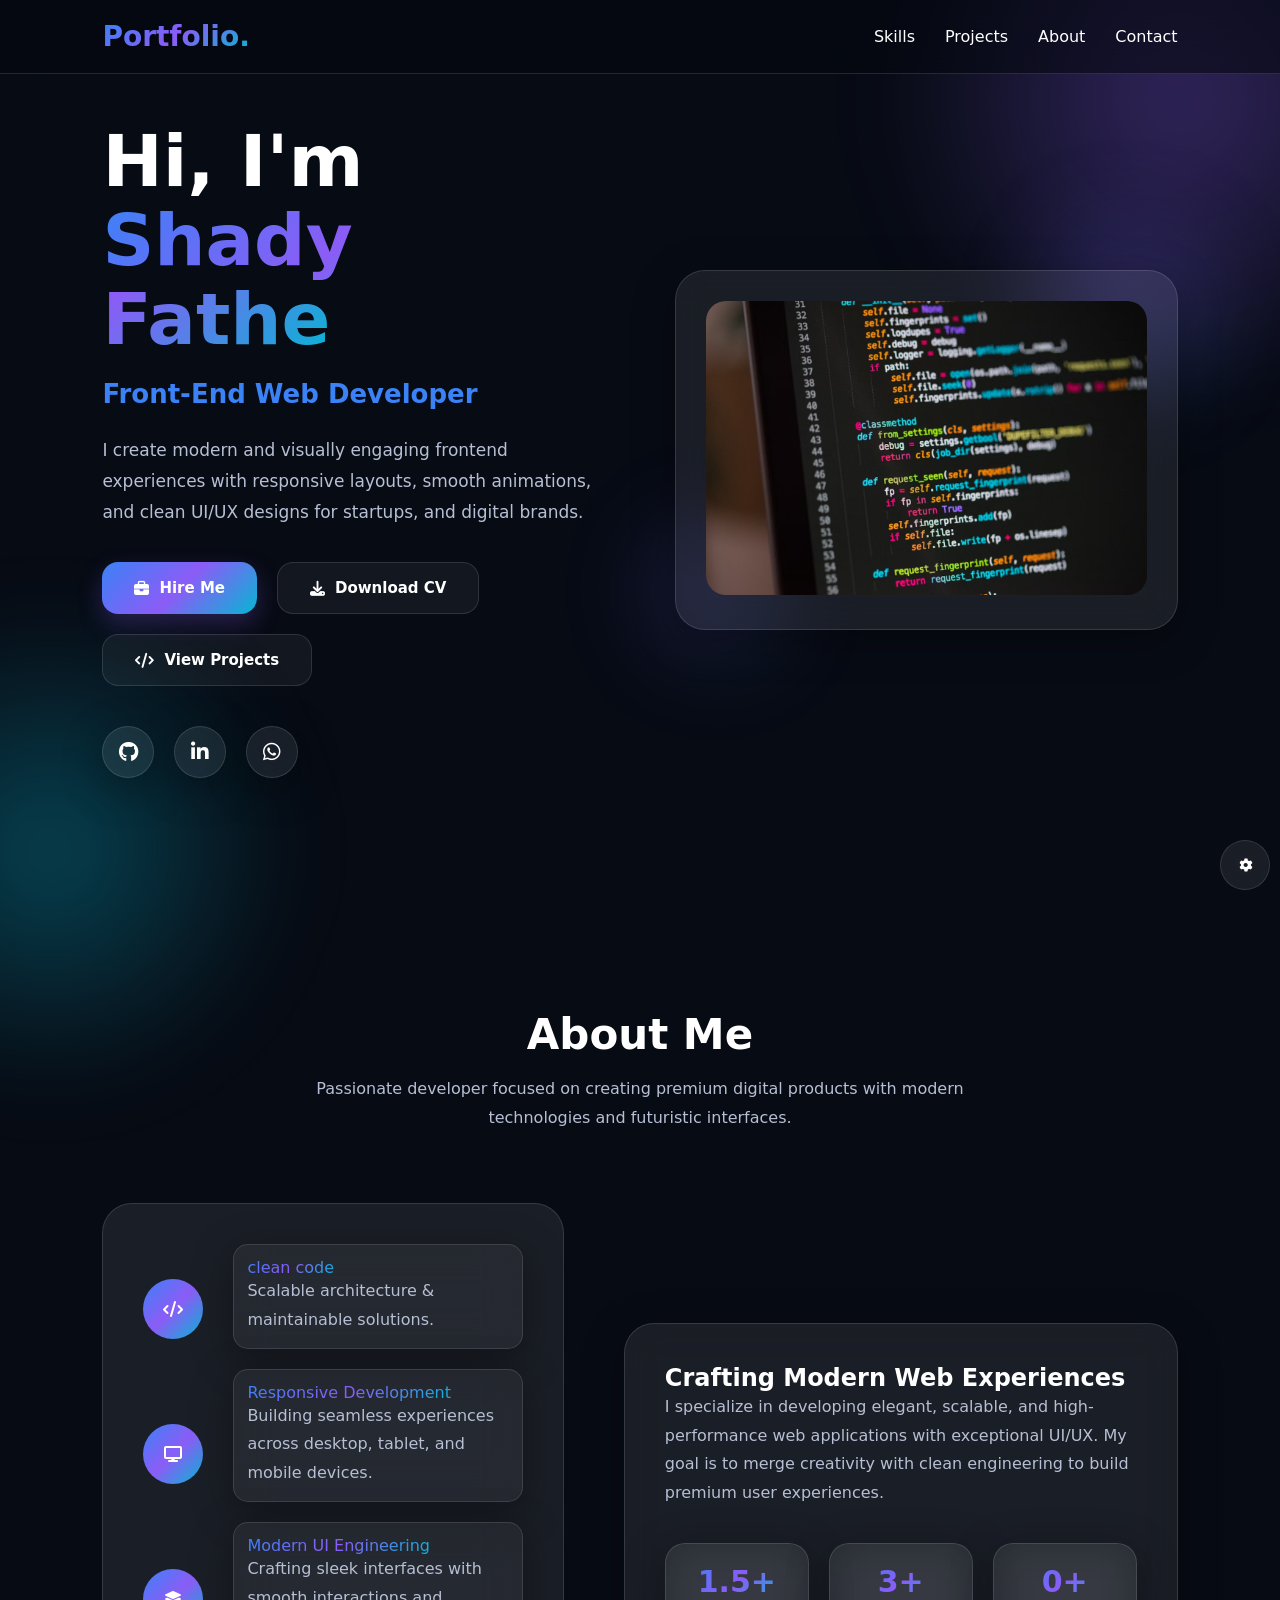
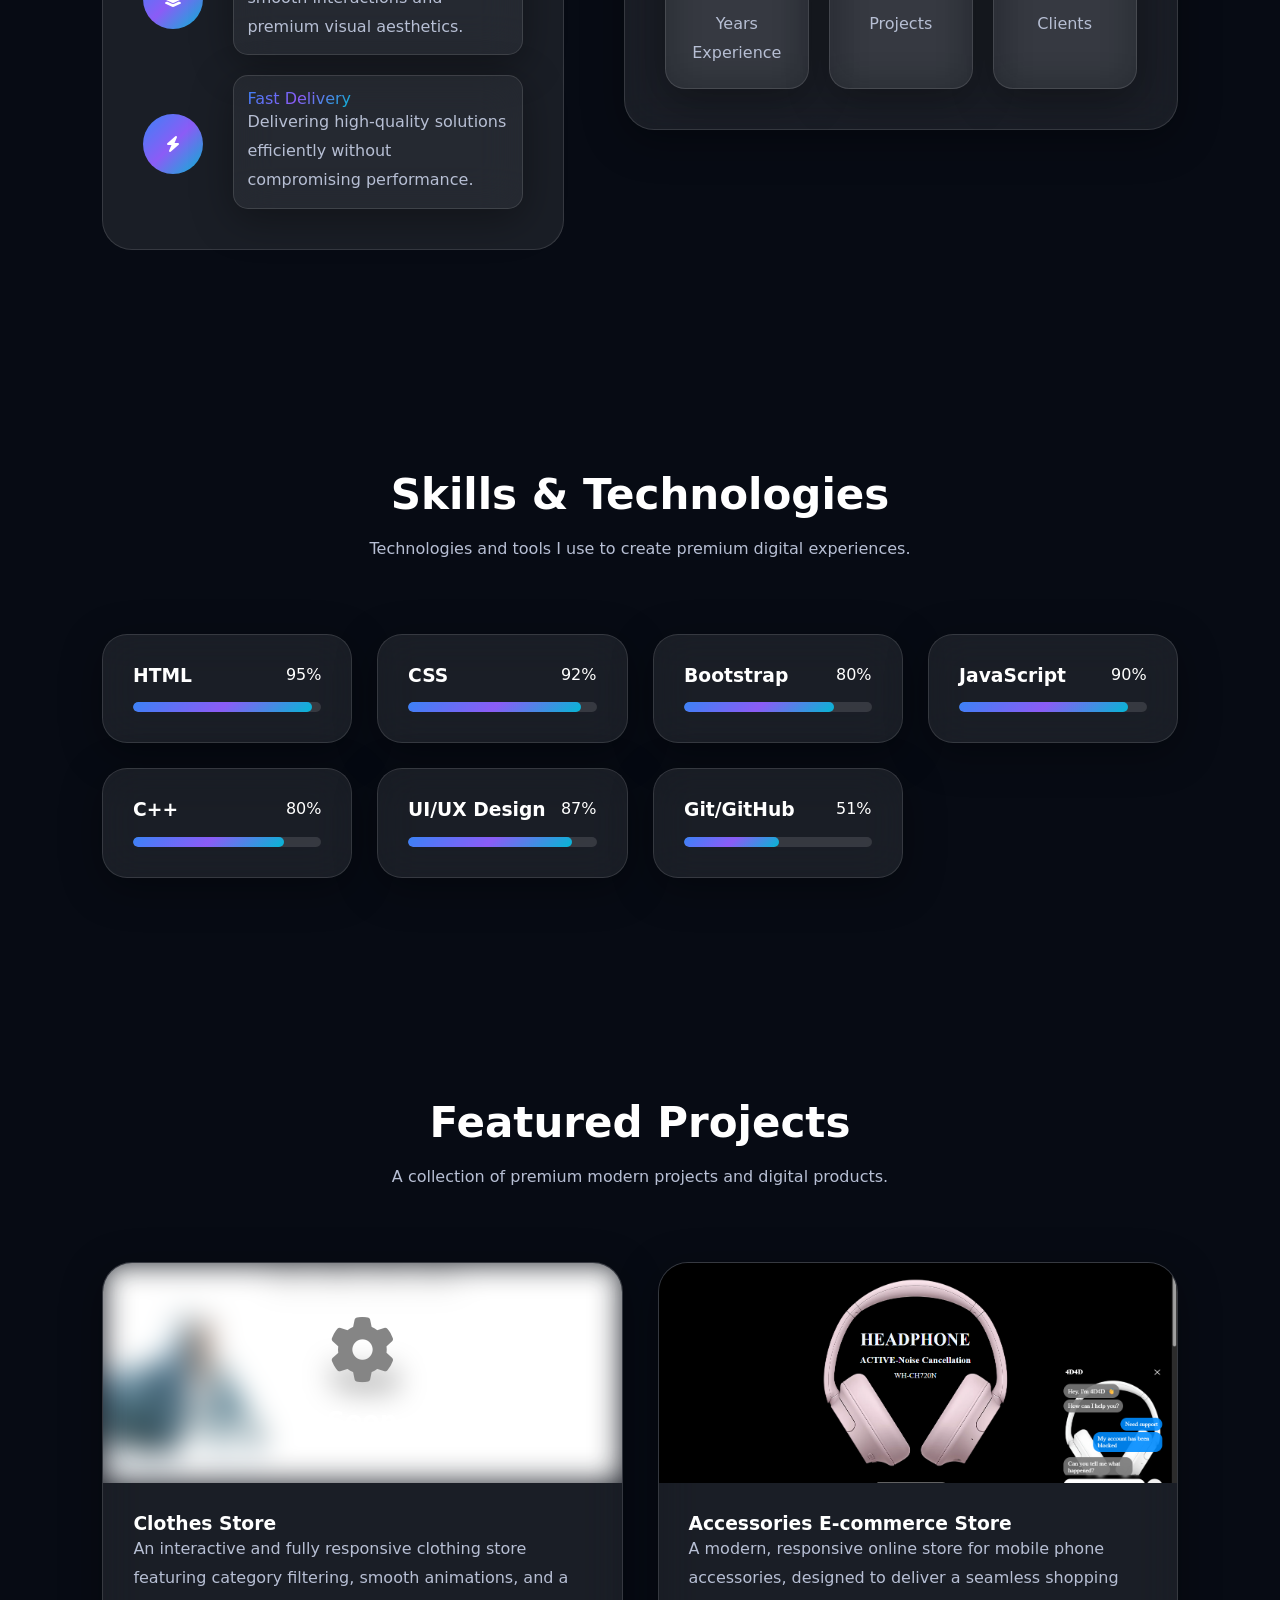
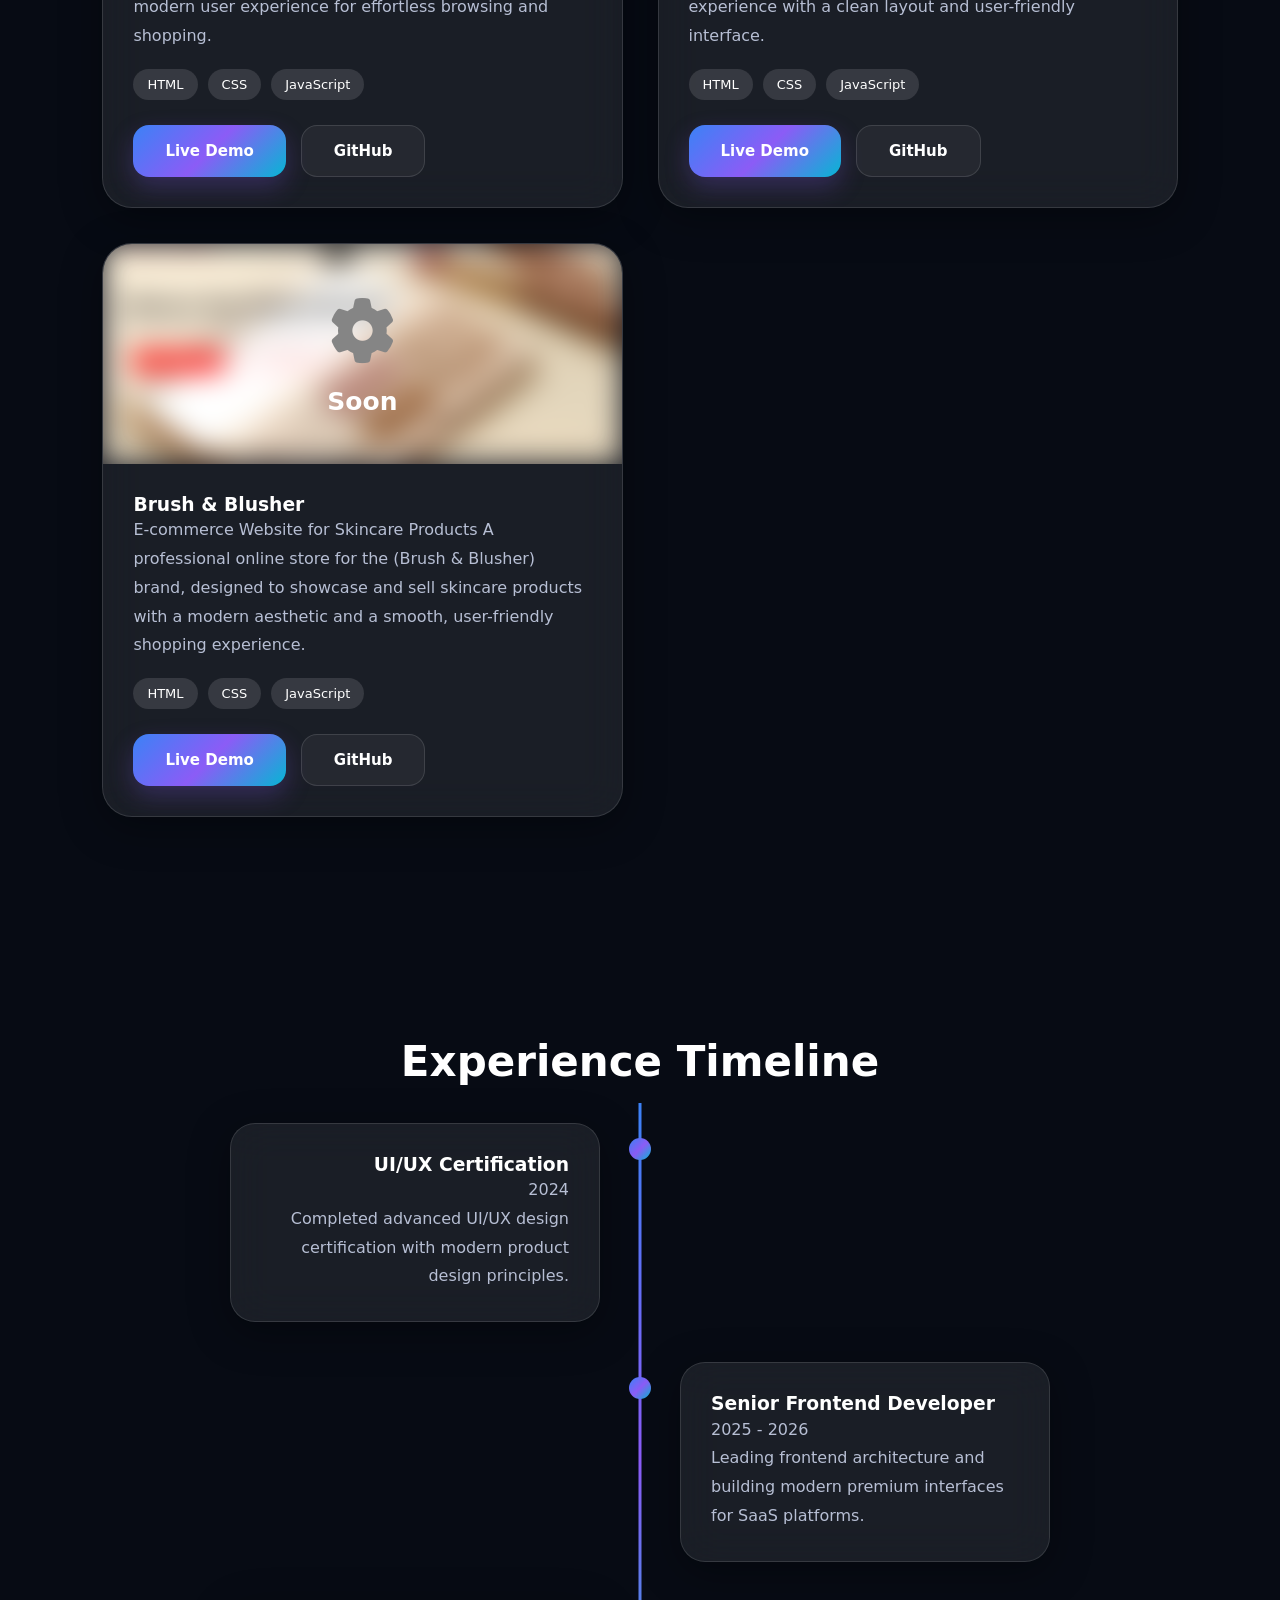
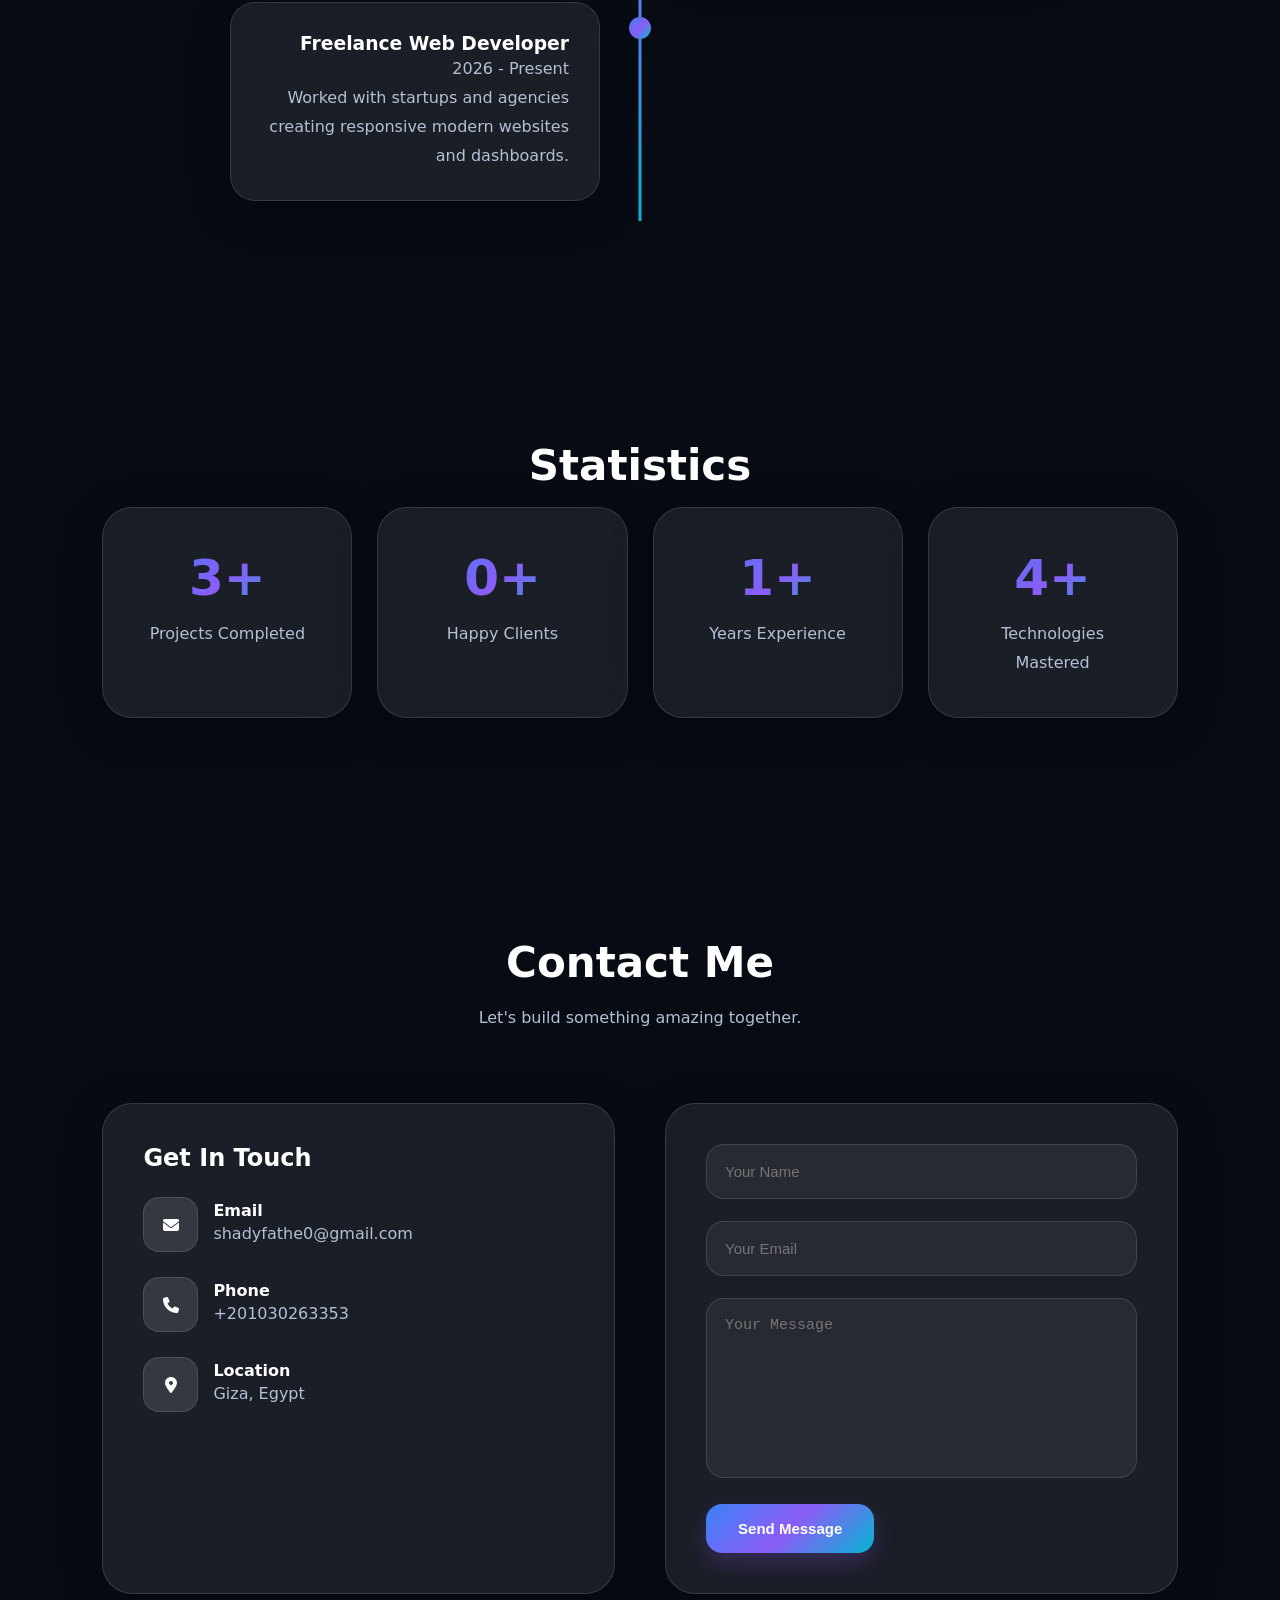
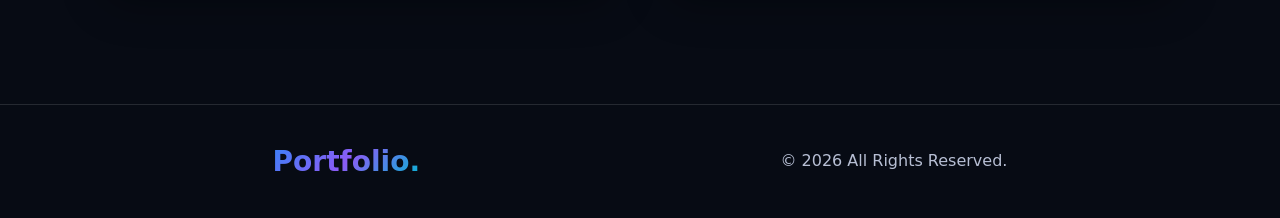
<file: index.html>
<!DOCTYPE html>
<html lang="en">
  <head>
    <meta charset="UTF-8" />
    <meta name="viewport" content="width=device-width, initial-scale=1.0"/>
    <title>shady Portfolio</title>
    
    <!-- Google Fonts -->
    <link rel="preconnect" href="https://fonts.googleapis.com">
    <link href="https://fonts.googleapis.com/css2?family=Inter:wght@300;400;500;600;700;800;900&display=swap" rel="stylesheet">

    <!-- Icons -->
    <link rel="stylesheet"
    href="https://cdnjs.cloudflare.com/ajax/libs/font-awesome/6.5.1/css/all.min.css"/>
    <link rel="stylesheet" href="style.css">
    <!-- DevFolio -->
  </head>

<body>
<!-- floot buttons -->
<button class="btn-up btn-floot">
  <i class="fa-solid fa-arrow-up"></i>
</button>
<button class="btn-setting btn-floot">
  <i class="fa-solid fa-gear"></i>
</button>
<button class="btn-language btn-floot">AR</button>
  <!-- NAVBAR -->
  <nav>
    <div class="logo">Portfolio.</div>
    <ul>
      <li><a href="#Skills" class="header-a">Skills</a></li>
      <li><a href="#projects" class="header-a">Projects</a></li>
      <li><a href="#Timeline" class="header-a">About</a></li>
      <li><a href="#contact" class="header-a">Contact</a></li>
    </ul>
    <div class="menu-btn" onclick="Fbtnheader()">☰</div>
  </nav>

  <!-- section 1 -->

  <section class="se-1">

    <div class="se-1-content">

      <h1>
        Hi, I'm
        <span class="gradient-text">Shady Fathe</span>
      </h1>

      <h3>Front-End Web Developer</h3>

<p>
  I create modern and visually engaging frontend experiences
  with responsive layouts, smooth animations, and clean UI/UX
  designs for startups, and digital brands.
</p>
      <div class="se-1-buttons">
        <a href="#" class="btn btn-primary">
          <i class="fa-solid fa-briefcase"></i>
          Hire Me
        </a>

        <a href="Shady_Fathe_CV.pdf" class="btn btn-outline">
          <i class="fa-solid fa-download"></i>
          Download CV
        </a>

        <a href="#projects" class="btn btn-outline " id="btnprojects">
          <i class="fa-solid fa-code"></i>
          View Projects
        </a>
      </div>
<!-- btns socials -->
      <div class="socials">

        <a href="https://github.com/shady-fathe" target = "_blank" class="glass">
          <i class="fab fa-github"></i>
        </a>

<a href="https://www.linkedin.com/in/shady-fathe-dev" class="glass" target="_blank" rel="noopener noreferrer">
  <i class="fab fa-linkedin-in"></i>
</a>
        <a href="https://wa.me/+201030263353" class="glass">
          <i class="fab fa-whatsapp"></i>
        </a>

      </div>

    </div>

    <div class="se-1-image">

      <div class="floating one"></div>
      <div class="floating two"></div>

      <div class="se-1-card glass">
        <img src="photos/imge1.WebP"loading="lazy" alt="">
      </div>

    </div>

  </section>

  <!-- ABOUT -->

  <section class="se-2">

    <h2 class="section-title">About Me</h2>

    <p class="section-subtitle">
      Passionate developer focused on creating premium digital
      products with modern technologies and futuristic interfaces.
    </p>

    <div class="about-container">

    <div class="about-d-2">

<div class="about-d-circles">

            <div class="outcircle">
          <div class="circle"><i class="fa-solid fa-code"></i></div>
        </div>
                    <div class="outcircle">
          <div class="circle"><i class="fa-solid fa-display"></i></div>
        </div>
                    <div class="outcircle">
          <div class="circle"><i class="fa-solid fa-layer-group"></i></div>
        </div>
                    <div class="outcircle">
          <div class="circle"><i class="fa-solid fa-bolt"></i></div>
        </div>

        
</div>



<div class="about-d-2-texts">
    <div class="about-d-2-text glass">
        <span>clean code</span>
        <p>Scalable architecture & maintainable solutions.</p>
        
      
    </div>
    
        <div class="about-d-2-text glass">
                <span>Responsive Development</span>
        <p>Building seamless experiences across desktop, tablet, and mobile devices.</p>

      
    </div>

        <div class="about-d-2-text glass">

                      <span>Modern UI Engineering</span>
        <p>Crafting sleek interfaces with smooth interactions and premium visual aesthetics.</p>


    </div>

        <div class="about-d-2-text glass">
                <span>Fast Delivery</span>
        <p>Delivering high-quality solutions efficiently without compromising performance.</p>

      
    </div>



        
      </div>



</div>


      <div class="about-card glass">

        <h2>Crafting Modern Web Experiences</h2>

        <p>
          I specialize in developing elegant, scalable, and
          high-performance web applications with exceptional UI/UX.
          My goal is to merge creativity with clean engineering to
          build premium user experiences.
        </p>

        <div class="about-info">

          <div class="info-box glass">
            <h3>1.5+</h3>
            <p>Years Experience</p>
          </div>

          <div class="info-box glass">
            <h3>3+</h3>
            <p>Projects</p>
          </div>

          <div class="info-box glass">
            <h3>0+</h3>
            <p>Clients</p>
          </div>

        </div>

      </div>

    </div>

  </section>

  <!-- SKILLS -->

  <section id="Skills">

    <h2 class="section-title">Skills & Technologies</h2>

    <p class="section-subtitle">
      Technologies and tools I use to create premium digital experiences.
    </p>

    <div class="skills-grid">

      <div class="skill-card glass">
        <div class="skill-top">
          <h3>HTML</h3>
          <span>95%</span>
        </div>
        <div class="progress">
          <span style="width:95%"></span>
        </div>
      </div>

      <div class="skill-card glass">
        <div class="skill-top">
          <h3>CSS</h3>
          <span>92%</span>
        </div>
        <div class="progress">
          <span style="width:92%"></span>
        </div>
      </div>
            <div class="skill-card glass">
        <div class="skill-top">
          <h3>Bootstrap</h3>
          <span>80%</span>
        </div>
        <div class="progress">
          <span style="width:80%"></span>
        </div>
      </div>

      <div class="skill-card glass">
        <div class="skill-top">
          <h3>JavaScript</h3>
          <span>90%</span>
        </div>
        <div class="progress">
          <span style="width:90%"></span>
        </div>
      </div>

      <div class="skill-card glass">
        <div class="skill-top">
          <h3>C++</h3>
          <span>80%</span>
        </div>
        <div class="progress">
          <span style="width:80%"></span>
        </div>
      </div>


      <div class="skill-card glass">
        <div class="skill-top">
          <h3>UI/UX Design</h3>
          <span>87%</span>
        </div>
        <div class="progress">
          <span style="width:87%"></span>
        </div>
      </div>

      <div class="skill-card glass">
        <div class="skill-top">
          <h3>Git/GitHub</h3>
          <span>51%</span>
        </div>
        <div class="progress">
          <span style="width:51%"></span>
        </div>
      </div>

    </div>

  </section>

  <!-- PROJECTS -->

  <section id="projects">

    <h2 class="section-title">Featured Projects</h2>

    <p class="section-subtitle">
      A collection of premium modern projects and digital products.
    </p>

    <div class="projects-grid">

      <div class="project-card glass">

        <div class="project-image">
          <img src="photos/prod-1.WebP"class="blur" loading="lazy">
          <div class="working"><i class="fa-solid fa-gear loop"></i>
                 <p>Soon</p>
          </div>
         
        </div>


        <div class="project-content">

          <h3> Clothes Store</h3>

          <p>
An interactive and fully responsive clothing store featuring category filtering, smooth animations, and a modern user experience for effortless browsing and shopping.

          </p>

          <div class="tags">
            <span class="tag">HTML</span>
            <span class="tag">CSS</span>
            <span class="tag">JavaScript</span>
          </div>

          <div class="project-buttons">
            <a href="soon.html" target="_blank" class="btn btn-primary">Live Demo</a>
            <a href="#" target="_blank" class="btn btn-outline">GitHub</a>
          </div>

        </div>

      </div>

      <div class="project-card glass">

        <div class="project-image">
          <img src="photos/prod-2.WebP"  loading="lazy"></div>

        <div class="project-content">

          <h3>Accessories E-commerce Store</h3>

          <p>

A modern, responsive online store for mobile phone accessories, 
designed to deliver a seamless shopping experience with a clean 
layout and user-friendly interface.
          </p>

          <div class="tags">
            <span class="tag">HTML</span>
            <span class="tag">CSS</span>
            <span class="tag">JavaScript</span>
          </div>

          <div class="project-buttons">
            <a href="https://shady-fathe.github.io/Accessories-store/" target="_blank" class="btn btn-primary">Live Demo</a>
            <a href="https://github.com/shady-fathe/Accessories-store" target="_blank" class="btn btn-outline">GitHub</a>
          </div>

        </div>

      </div>

      <div class="project-card glass">

        <div class="project-image">
          <img src="photos/prod-3.WebP" class="blur" loading="lazy">
          <div class="working"><i class="fa-solid fa-gear loop"></i>
                 <p>Soon</p>
          </div>
                </div>

        <div class="project-content">

          <h3>Brush & Blusher</h3>

          <p>
     E-commerce Website for Skincare Products
     A professional online store for the
    (Brush & Blusher) brand, designed to showcase
    and sell skincare products with a modern aesthetic
    and a smooth, user-friendly shopping experience.
          </p>

          <div class="tags">
            <span class="tag">HTML</span>
            <span class="tag">CSS</span>
            <span class="tag">JavaScript</span>
          </div>

          <div class="project-buttons">
            <a href="soon.html" target="_blank" class="btn btn-primary">Live Demo</a>
            <a href="#" target="_blank" class="btn btn-outline">GitHub</a>
          </div>

        </div>

      </div>

    </div>

  </section>

  <!-- TIMELINE -->

  <section id="Timeline">

    <h2 class="section-title">Experience Timeline</h2>

    <div class="timeline">

      <div class="timeline-item">

        <div class="timeline-dot animate"></div>

        <div class="timeline-content glass animate">
          <h3>UI/UX Certification</h3>
          <p>2024</p>
          <p>
            Completed advanced UI/UX design certification with
            modern product design principles.
          </p>
        </div>

      </div>

      <div class="timeline-item">

        <div class="timeline-dot animate"></div>

        <div class="timeline-content glass animate">
                    <h3>Senior Frontend Developer</h3>
                    <p>2025 - 2026</p>
          <p>
            Leading frontend architecture and building modern
            premium interfaces for SaaS platforms.
          </p>
        </div>

      </div>

      <div class="timeline-item">

        <div class="timeline-dot animate"></div>

        <div class="timeline-content glass animate">
          <h3>Freelance Web Developer</h3>
          <p>2026 - Present</p>
          <p>
            Worked with startups and agencies creating responsive
            modern websites and dashboards.
          </p>

        </div>

      </div>

    </div>

  </section>


  <!-- STATS -->

  <section class="section-STATS">

    <h2 class="section-title">Statistics</h2>

    <div class="stats-grid">

      <div class="stat-card glass">
        <h2>3+</h2>
        <p>Projects Completed</p>
      </div>

      <div class="stat-card glass">
        <h2>0+</h2>
        <p>Happy Clients</p>
      </div>

      <div class="stat-card glass">
        <h2>1+</h2>
        <p>Years Experience</p>
      </div>

      <div class="stat-card glass">
        <h2>4+</h2>
        <p>Technologies Mastered</p>
      </div>

    </div>

  </section>

  <!-- CONTACT -->

  <section id="contact">

    <h2 class="section-title title-contact">Contact Me</h2>

    <p class="section-subtitle">
      Let's build something amazing together.
    </p>

    <div class="contact-container">

      <div class="contact-info glass">

        <h2>Get In Touch</h2>

        <div class="item">
          <i class="fa-solid fa-envelope"></i>
          <div class = "contact-item-text">
            <h4>Email</h4>
            <p>shadyfathe0@gmail.com</p>
          </div>
        </div>

        <div class="item">
          <i class="fa-solid fa-phone"></i>
          <div class = "contact-item-text">
            <h4>Phone</h4>
            <p>+201030263353</p>
          </div>
        </div>

        <div class="item">
          <i class="fa-solid fa-location-dot"></i>
          <div class = "contact-item-text">
            <h4>Location</h4>
            <p>Giza, Egypt</p>
          </div>
        </div>
      </div>

<form id="my-contact-form" class="contact-form glass">

  <div class="input-group">
    <input type="text" name="name" placeholder="Your Name" required>
  </div>

  <div class="input-group">
    <input type="email" name="email" placeholder="Your Email" required>
  </div>

  <div class="input-group">
    <textarea name="message" placeholder="Your Message" required></textarea>
  </div>

  <button type="submit" class="btn btn-primary">
    Send Message
  </button>

  <p id="form-status" style="margin-top: 15px; display: none;"></p>

</form>

  </section>

  <!-- FOOTER -->

  <footer>

    <div class="logo">Portfolio.</div>

    <p>
      © 2026 All Rights Reserved.
    </p>
  </footer>
  
  <script src="script.js"></script>

</body>
</html>
</file>
<file: style.css>
* {
  margin: 0;
  padding: 0;
  box-sizing: border-box;
  scroll-behavior: smooth;
}

/* ==========================================================================
   1. Root Variables (التحكم الكامل في السيمز)
   ========================================================================== */
:root {
  /* Fonts */
  --font-en: system-ui, -apple-system, sans-serif;

  /* Themes Colors - Dark (الأساسي) */
  --bg: #070b14;
  --bg2: #0d1324;
  --nav-bg: rgba(5, 8, 16, 0.55);
  --glass: rgba(255, 255, 255, 0.08);
  --border: rgba(255, 255, 255, 0.12);
  
  --text: #ffffff;
  --text-pure: #ffffff;
  --muted: #b7bfd4;
  --nav-link: #ffffff;
  
  /* Accents */
  --blue: #3b82f6;
  --cyan: #06b6d4;
  --purple: #8b5cf6;
  --accent-glow-1: rgba(139, 92, 246, 0.33); /* #8b5cf655 */
  --accent-glow-2: rgba(6, 182, 212, 0.33); /* #06b6d455 */
  
  /* Interactive Elements */
  --btn-outline-bg: rgba(255, 255, 255, 0.05);
  --btn-outline-hover: rgba(255, 255, 255, 0.12);
  --input-bg: rgba(255, 255, 255, 0.06);
  --loop-icon: rgb(133, 133, 133);

  --gradient: linear-gradient(135deg, #3b82f6, #8b5cf6, #06b6d4);
  --shadow: 0 10px 40px rgba(0, 0, 0, 0.35);
}

/* Light Theme Variables */


/* ==========================================================================
   2. Global Styles & Animations
   ========================================================================== */
body {
  font-family: var(--font-en);
  background: var(--bg);
  color: var(--text);
  overflow-x: hidden;
  transition: background 0.4s ease, color 0.4s ease;
}

.animate {
  opacity: 0;
  transform: translateY(50px);
  transition: all 0.6s ease-out;
}

.animate.visible {
  opacity: 1;
  transform: translateY(0);
}

/* Glowing Backgrounds */
body::before {
  content: "";
  position: fixed;
  width: 600px;
  height: 600px;
  background: radial-gradient(circle, var(--accent-glow-1), transparent 70%);
  top: -200px;
  right: -200px;
  z-index: -1;
  filter: blur(40px);
  transition: background 0.4s ease;
}

body::after {
  content: "";
  position: fixed;
  width: 500px;
  height: 500px;
  background: radial-gradient(circle, var(--accent-glow-2), transparent 70%);
  bottom: -200px;
  left: -200px;
  z-index: -1;
  filter: blur(40px);
  transition: background 0.4s ease;
}

/* Float Buttons */
.btn-floot {
  width: 50px;
  height: 50px;
  border-radius: 50%;
  border: none;
  background: var(--glass);
  color: var(--text);
  position: fixed;
  z-index: 999;
  transition: 0.5s ease-in-out;
  opacity: 1;
  backdrop-filter: blur(10px);
  -webkit-backdrop-filter: blur(10px);
  border: 1px solid var(--border);
  cursor: pointer;
}

.btn-up {
  bottom: 10px;
  right: 10px;
  opacity: 0;
  pointer-events: none;
}

.btn-setting {
  bottom: 10px;
  right: 10px;
}

.btn-language {
  bottom: 65px;
  right: 10px;
  opacity: 0;
  pointer-events: none;
}


/* Sections Structure */
section {
  padding: 110px 8%;
  position: relative;
}

h1, h2, h3, h4 {
  line-height: 1.2;
}

p {
  color: var(--muted);
  line-height: 1.8;
  transition: color 0.4s ease;
}

.section-title {
  font-size: 42px;
  font-weight: 800;
  margin-bottom: 15px;
  text-align: center;
}

.section-subtitle {
  text-align: center;
  max-width: 700px;
  margin: auto;
  margin-bottom: 70px;
}

.glass {
  background: var(--glass);
  border: 1px solid var(--border);
  backdrop-filter: blur(20px);
  -webkit-backdrop-filter: blur(20px);
  box-shadow: var(--shadow);
  transition: background 0.4s ease, border 0.4s ease, box-shadow 0.4s ease;
}

/* ==========================================================================
   3. Navigation Bar
   ========================================================================== */
nav {
  position: fixed;
  width: 100%;
  top: 0;
  left: 0;
  z-index: 999;
  padding: 20px 8%;
  display: flex;
  justify-content: space-between;
  align-items: center;
  background: var(--nav-bg);
  backdrop-filter: blur(18px);
  -webkit-backdrop-filter: blur(18px);
  border-bottom: 1px solid var(--border);
  transition: background 0.4s ease, border 0.4s ease;
}
.navactive{
  opacity: 1;
  pointer-events: auto;
}

.logo {
  font-size: 28px;
  font-weight: 800;
  background: var(--gradient);
  -webkit-background-clip: text;
  color: transparent;
  background-clip: text;
}

nav ul {
  display: flex;
  gap: 30px;
  list-style: none;
}

nav ul li a {
  text-decoration: none;
  color: var(--nav-link);
  font-weight: 500;
  transition: 0.3s;
}

nav ul li a:hover {
  color: var(--purple);
}
.menu-btn{
  font-size: 25px;
display: none;
}
/* ==========================================================================
   4. Hero Section (Section 1)
   ========================================================================== */
.se-1 {
  min-height: 100vh;
  display: flex;
  align-items: center;
  justify-content: space-between;
  gap: 70px;
}

.se-1-content {
  flex: 1;
}

.se-1-content h1 {
  font-size: 72px;
  font-weight: 900;
  margin-bottom: 20px;
  line-height: 1.1;
}

.gradient-text {
  background: var(--gradient);
  -webkit-background-clip: text;
  color: transparent;
  background-clip: text;
}

.se-1-content h3 {
  font-size: 26px;
  color: var(--blue); /* تم ربطها بالمتغير للحفاظ على التناسق وتجنب اللون الثابت */
  margin-bottom: 25px;
  font-weight: 600;
  transition: color 0.4s ease;
}

.se-1-content p {
  max-width: 650px;
  margin-bottom: 35px;
  font-size: 17px;
}

.se-1-buttons {
  display: flex;
  gap: 20px;
  flex-wrap: wrap;
  margin-bottom: 40px;
}

/* Buttons System */
.btn {
  padding: 16px 32px;
  border-radius: 16px;
  border: none;
  cursor: pointer;
  font-weight: 700;
  font-size: 15px;
  transition: 0.4s;
  text-decoration: none;
  display: inline-flex;
  align-items: center;
  gap: 10px;
}

.btn-primary {
  background: var(--gradient);
  color: var(--text-pure);
  box-shadow: 0 10px 25px rgba(139, 92, 246, 0.25);
}

.btn-primary:hover {
  transform: translateY(-4px);
}

.btn-outline {
  background: var(--btn-outline-bg);
  color: var(--text);
  border: 1px solid var(--border);
}

.btn-outline:hover {
  background: var(--btn-outline-hover);
}

/* Social Icons */
.socials {
  display: flex;
  gap: 20px;
}

.socials a {
  width: 52px;
  height: 52px;
  border-radius: 50%;
  display: flex;
  justify-content: center;
  align-items: center;
  text-decoration: none;
  color: var(--text);
  background: var(--glass);
  border: 1px solid var(--border);
  font-size: 20px;
  transition: 0.4s;
}

.socials a:hover {
  transform: translateY(-5px);
  background: var(--gradient);
  color: var(--text-pure);
  border-color: transparent;
}

.se-1-image {
  flex: 1;
  position: relative;
}

.se-1-card {
  padding: 30px;
  border-radius: 30px;
  overflow: hidden;
  position: relative;
}

.se-1-card img {
  width: 100%;
  border-radius: 20px;
  object-fit: cover;
}

/* Floating Decorative Elements */
.floating {
  position: absolute;
  border-radius: 50%;
  background: var(--gradient);
  filter: blur(50px);
  opacity: 0.25;
  animation: float 6s infinite ease-in-out;
}

.floating.one {
  width: 160px;
  height: 160px;
  top: -40px;
  right: -30px;
}

.floating.two {
  width: 120px;
  height: 120px;
  bottom: -20px;
  left: -20px;
  animation-delay: 2s;
}

@keyframes float {
  0% { transform: translateY(0px); }
  50% { transform: translateY(-20px); }
  100% { transform: translateY(0px); }
}

/* ==========================================================================
   5. About Me Section
   ========================================================================== */
.about-container {
  display: grid;
  grid-template-columns: 1fr 1.2fr;
  gap: 60px;
  align-items: center;
}

.about-card {
  padding: 40px;
  border-radius: 30px;
}

.about-d-2 {
  width: 100%;
  height: auto;
  display: flex;
  background: var(--glass);
  border: 1px solid var(--border);
  border-radius: 30px;
  padding: 40px;
  gap: 30px;
}

.about-d-circles {
  width: 60px;
  height: auto;
  display: flex;
  flex-direction: column;
  justify-content: space-around;
  gap: 15px;
}

.outcircle {
  width: 60px;
  height: 60px;
  border-radius: 50%;
  background: var(--gradient);
  display: flex;
  justify-content: center;
  align-items: center;
  color: var(--text-pure);
}

.circle {
  width: 50px;
  height: 50px;
  border-radius: 50%;
  display: contents;
}

.about-d-2-texts {
  width: 80%;
  height: 100%;
  display: flex;
  flex-direction: column;
  gap: 20px;
}

.about-d-2-text {
  border-radius: 15px;
  padding: 13px;
  background: var(--btn-outline-bg);
  border: 1px solid var(--border);
}

.about-d-2-text span {
  background: var(--gradient);
  -webkit-background-clip: text;
  -webkit-text-fill-color: transparent;
  background-clip: text;
}

/* Experience Box Setup */
.about-info {
  display: grid;
  grid-template-columns: repeat(3, 1fr);
  gap: 20px;
  margin-top: 35px;
}

.info-box {
  padding: 20px;
  border-radius: 20px;
  text-align: center;
  background: var(--btn-outline-bg);
  border: 1px solid var(--border);
}

.info-box h3 {
  font-size: 30px;
  margin-bottom: 10px;
  background: var(--gradient);
  -webkit-background-clip: text;
  -webkit-text-fill-color: transparent;
  background-clip: text;
}

/* ==========================================================================
   6. Skills Section
   ========================================================================== */
.skills-grid {
  display: grid;
  grid-template-columns: repeat(auto-fit, minmax(250px, 1fr));
  gap: 25px;
}

.skill-card {
  padding: 30px;
  border-radius: 25px;
  transition: 0.4s;
}

.skill-card:hover {
  transform: translateY(-8px);
}

.skill-top {
  display: flex;
  justify-content: space-between;
  margin-bottom: 15px;
}

.progress {
  width: 100%;
  height: 10px;
  background: var(--btn-outline-hover);
  border-radius: 50px;
  overflow: hidden;
}

.progress span {
  display: block;
  height: 100%;
  background: var(--gradient);
  border-radius: 50px;
}

/* ==========================================================================
   7. Featured Projects Section
   ========================================================================== */
.projects-grid {
  display: grid;
  grid-template-columns: repeat(auto-fit, minmax(340px, 1fr));
  gap: 35px;
}

.project-card {
  border-radius: 30px;
  overflow: hidden;
  transition: 0.4s;
  position: relative;
}

.project-card:hover {
  transform: translateY(-10px);
}

.working {
  width: 100%;
  height: 220px;
  display: flex;
  justify-content: center;
  flex-direction: column;
  align-items: center;
  position: absolute;
  top: 0;
  z-index: 2;
}

.working p {
  font-size: 25px;
  color: var(--text-pure); /* لضمان وضوحه فوق البلور */
  font-weight: 700;
}

.loop {
  animation: loop infinite 3.5s ease;
  color: var(--loop-icon);
  font-size: 65px;
  margin: 15px;
  transition: color 0.4s ease;
}

@keyframes loop {
  0%   { transform: rotate(0deg); }
  25%  { transform: rotate(90deg); }
  50%  { transform: rotate(180deg); }
  75%  { transform: rotate(270deg); }
  100% { transform: rotate(360deg); }
}

.project-image {
  height: 220px;
  overflow: hidden;
}

.project-image img {
  width: 100%;
  height: 100%;
  object-fit: cover;
}

.blur {
  filter: blur(15px);
}

.project-content {
  padding: 30px;
}
.tags {
  display: flex;
  gap: 10px;
  flex-wrap: wrap;
  margin: 18px 0 25px;
}

.tag {
  padding: 8px 14px;
  border-radius: 50px;
  background: var(--btn-outline-hover);
  font-size: 13px;
}

.project-buttons {
  display: flex;
  gap: 15px;
}

/* ==========================================================================
   8. Timeline Section
   ========================================================================== */
.timeline {
  position: relative;
  max-width: 900px;
  margin: auto;
}

.timeline::before {
  content: "";
  position: absolute;
  left: 50%;
  transform: translateX(-50%);
  width: 3px;
  height: 100%;
  background: var(--gradient);
}

.timeline-item {
  width: 50%;
  padding: 20px 40px;
  position: relative;
}

.timeline-item:nth-child(odd) {
  left: 0;
  text-align: right;
}

.timeline-item:nth-child(even) {
  left: 50%;
}

.timeline-content {
  padding: 30px;
  border-radius: 25px;
}

.timeline-dot {
  width: 22px;
  height: 22px;
  background: var(--gradient);
  border-radius: 50%;
  position: absolute;
  top: 35px;
  right: -11px;
}

.timeline-item:nth-child(even) .timeline-dot {
  left: -11px;
}

/* ==========================================================================
   9. Statistics Section
   ========================================================================== */
.stats-grid {
  display: grid;
  grid-template-columns: repeat(auto-fit, minmax(220px, 1fr));
  gap: 25px;
}

.stat-card {
  padding: 40px;
  border-radius: 30px;
  text-align: center;
}

.stat-card h2 {
  font-size: 50px;
  margin-bottom: 12px;
  background: var(--gradient);
  -webkit-background-clip: text;
  color: transparent;
  background-clip: text;
}

/* ==========================================================================
   10. Contact Section
   ========================================================================== */
.contact-container {
  display: grid;
  grid-template-columns: 1fr 1fr ;
  gap: 50px;
}

.contact-info {
  padding: 40px;
  border-radius: 30px;
}

.contact-info .item {
  display: flex;
  align-items: center;
  gap: 15px;
  margin: 25px 0;
}

.contact-info i {
  width: 55px;
  height: 55px;
  display: flex;
  align-items: center;
  justify-content: center;
  border-radius: 16px;
  background: var(--btn-outline-hover);
  color: var(--text);
  border: 1px solid var(--border);
}

.contact-form {
  padding: 40px;
  border-radius: 30px;
}

.input-group {
  margin-bottom: 22px;
}

.input-group input,
.input-group textarea {
  width: 100%;
  padding: 18px;
  border: none;
  outline: none;
  border-radius: 18px;
  background: var(--input-bg);
  color: var(--text);
  font-size: 15px;
  border: 1px solid var(--border);
  transition: all 0.3s ease;
}

.input-group input:focus,
.input-group textarea:focus {
  border-color: var(--purple);
  box-shadow: 0 0 15px rgba(139, 92, 246, 0.15);
}

textarea {
  min-height: 180px;
  resize: none;
}

/* ==========================================================================
   11. Footer Area
   ========================================================================== */
footer {
  padding: 40px 8%;
  border-top: 1px solid var(--border);
  display: flex;
  justify-content: space-around;
  align-items: center;
  flex-wrap: wrap;
  gap: 20px;
  background: var(--bg);
  transition: border 0.4s ease, background 0.4s ease;
}

footer ul {
  display: flex;
  gap: 20px;
  list-style: none;
}

footer ul li a {
  color: var(--muted);
  text-decoration: none;
  transition: color 0.3s;
}

footer ul li a:hover {
  color: var(--blue);
}

/* ==========================================================================
   12. Responsive Design Mediaboxes
   ========================================================================== */
@media (max-width: 1100px) {
  .se-1 {
    flex-direction: column;
    text-align: center;
  }

  .se-1-buttons,
  .socials {
    justify-content: center;
  }

  .about-container,
  .contact-container {
    grid-template-columns: 1fr;
  }

  .timeline::before {
    left: 20px;
  }

  .timeline-item {
    width: 100%;
    left: 0 !important;
    padding-left: 70px;
    text-align: left !important;
  }

  .timeline-dot {
    left: 10px !important;
  }
}

@media (max-width: 768px) {

  .menu-btn{
display: block;
}
nav ul{
      position: absolute;
    top: 77px;
    right: 0;
    width: 100%;
justify-content: center;
    align-items: center;
    gap: 20px;
    padding: 20px 0;
    transition: ease-in-out 0.5s;
background: var(--nav-bg);
 opacity: 0;
 pointer-events: none;
}
  .se-1-content h1 {
    font-size: 52px;
  }
  .section-title {
    font-size: 34px;
  }
  .projects-grid {
  display: grid;
  grid-template-columns: repeat(auto-fit, minmax(290px, 1fr));
  gap: 35px;
}


  .about-info {
    grid-template-columns: 1fr;
  }

.contact-container {
 grid-template-columns: repeat(auto-fit, minmax(290px, 1fr));
}
.contact-info {
  padding: 30px;
  border-radius: 30px;
}
  footer {
    flex-direction: column;
    text-align: center;
  }
}
</file>
